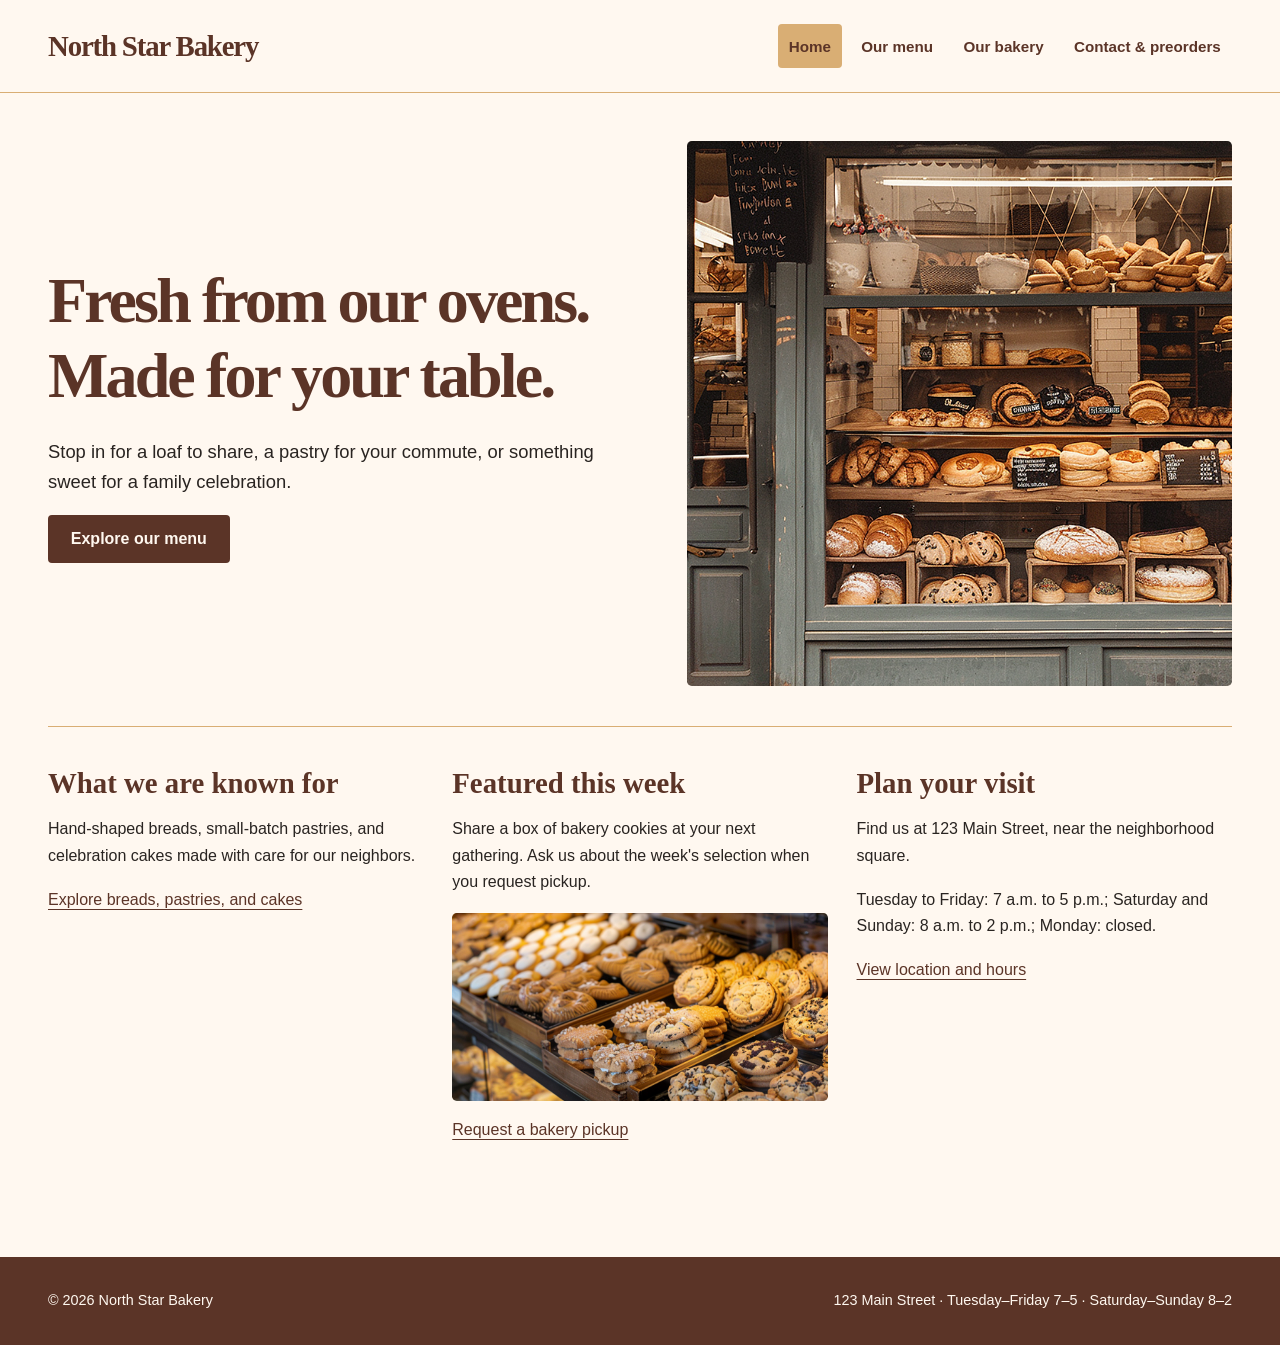
<file: index.html>
<!DOCTYPE html>
<html lang="en">
  <head>
    <meta charset="utf-8"/>
    <meta content="width=device-width, initial-scale=1" name="viewport"/>
    <title>Welcome to North Star Bakery | North Star Bakery</title>
    <link href="styles.css" rel="stylesheet"/>
    <script src="script.js" defer></script>
  </head>
  <body class="index">
    <a class="skip-link" href="#main-content">Skip to main content</a>
    <header class="site-header">
      <p class="brand">
        North Star Bakery
      </p>
      <nav aria-label="Primary">
        <ul>
          <li>
            <a aria-current="page" href="index.html">Home</a>
          </li>
          <li>
            <a href="products.html">Our menu</a>
          </li>
          <li>
            <a href="about.html">Our bakery</a>
          </li>
          <li>
            <a href="contact.html">Contact & preorders</a>
          </li>
        </ul>
      </nav>
    </header>
    <main id="main-content">
      <div class="hero">
        <div class="hero-copy">
          <h1 class="page-title">Fresh from our ovens. Made for your table.</h1>
          <p>
            Stop in for a loaf to share, a pastry for your commute, or something sweet for a family celebration.
          </p>
          <a class="button" href="products.html">Explore our menu</a>
        </div>
        <img alt="Bakery window filled with breads and pastries" class="hero-image" decoding="async" loading="eager" src="media/bakery-storefront_c.png" width="320"/>
      </div>
      <div class="home-sections">
        <section>
          <h2>What we are known for</h2>
          <p>
            Hand-shaped breads, small-batch pastries, and celebration cakes made with care for our neighbors.
          </p>
          <p>
            <a href="products.html">Explore breads, pastries, and cakes</a>
          </p>
        </section>
        <section>
          <h2>Featured this week</h2>
          <p>
            Share a box of bakery cookies at your next gathering. Ask us about the week's selection when you request pickup.
          </p>
          <picture>
            <source media="(min-width: 700px)" srcset="media/bakery-feature-large_c.png"/>
            <img alt="Assorted cookies arranged in the bakery display case" decoding="async" loading="eager" src="media/bakery-feature-small_c.png" width="320"/>
          </picture>
          <p>
            <a href="contact.html">Request a bakery pickup</a>
          </p>
        </section>
        <section>
          <h2>Plan your visit</h2>
          <p>
            Find us at 123 Main Street, near the neighborhood square.
          </p>
          <p>
            Tuesday to Friday: 7 a.m. to 5 p.m.; Saturday and Sunday: 8 a.m. to 2 p.m.; Monday: closed.
          </p>
          <p>
            <a href="contact.html#visit">View location and hours</a>
          </p>
        </section>
      </div>
    </main>
    <footer>
      <p>
        © 2026 North Star Bakery
      </p>
      <p>
        123 Main Street · Tuesday–Friday 7–5 · Saturday–Sunday 8–2
      </p>
    </footer>
  </body>
</html>
</file>
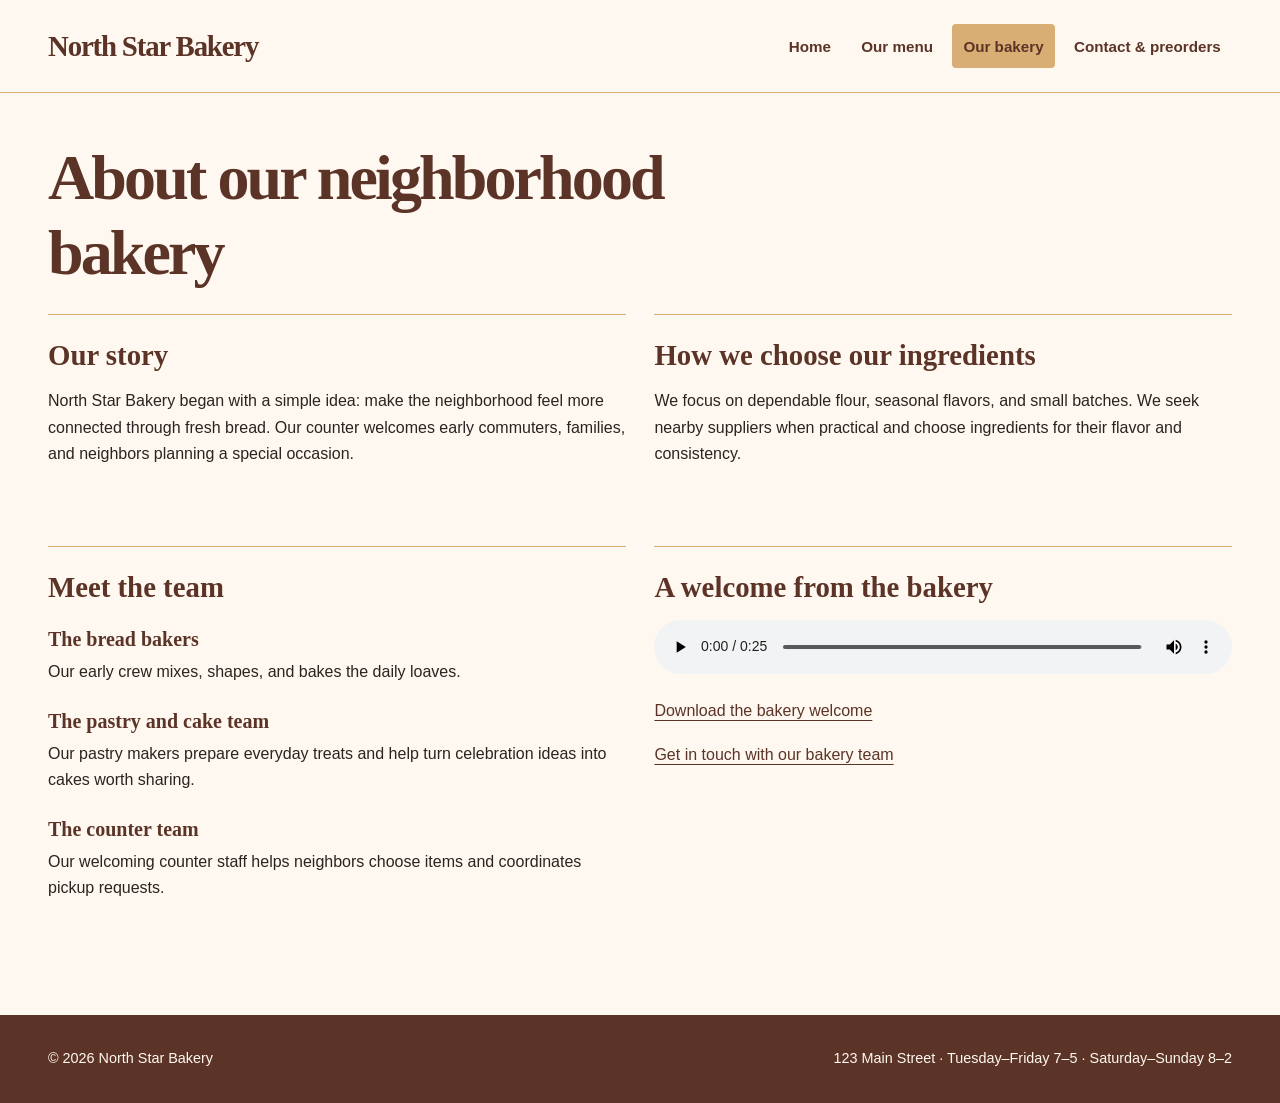
<file: about.html>
<!DOCTYPE html>
<html lang="en">
  <head>
    <meta charset="utf-8"/>
    <meta content="width=device-width, initial-scale=1" name="viewport"/>
    <title>About our neighborhood bakery | North Star Bakery</title>
    <link href="styles.css" rel="stylesheet"/>
    <script src="script.js" defer></script>
  </head>
  <body class="about">
    <a class="skip-link" href="#main-content">Skip to main content</a>
    <header class="site-header">
      <p class="brand">
        North Star Bakery
      </p>
      <nav aria-label="Primary">
        <ul>
          <li>
            <a href="index.html">Home</a>
          </li>
          <li>
            <a href="products.html">Our menu</a>
          </li>
          <li>
            <a aria-current="page" href="about.html">Our bakery</a>
          </li>
          <li>
            <a href="contact.html">Contact & preorders</a>
          </li>
        </ul>
      </nav>
    </header>
    <main id="main-content">
      <h1 class="page-title">About our neighborhood bakery</h1>
      <div class="about-sections">
        <section>
          <h2>Our story</h2>
          <p>
            North Star Bakery began with a simple idea: make the neighborhood feel more connected through fresh bread. Our counter welcomes early commuters, families, and neighbors planning a special occasion.
          </p>
        </section>
        <section>
          <h2>How we choose our ingredients</h2>
          <p>
            We focus on dependable flour, seasonal flavors, and small batches. We seek nearby suppliers when practical and choose ingredients for their flavor and consistency.
          </p>
        </section>
        <section>
          <h2>Meet the team</h2>
          <h3>The bread bakers</h3>
          <p>
            Our early crew mixes, shapes, and bakes the daily loaves.
          </p>
          <h3>The pastry and cake team</h3>
          <p>
            Our pastry makers prepare everyday treats and help turn celebration ideas into cakes worth sharing.
          </p>
          <h3>The counter team</h3>
          <p>
            Our welcoming counter staff helps neighbors choose items and coordinates pickup requests.
          </p>
        </section>
        <section>
          <h2>A welcome from the bakery</h2>
          <audio controls="" preload="metadata">
            <source src="media/bakery-welcome_c.mp3" type="audio/mpeg"/>
            Your browser cannot play this audio.
            <a href="media/bakery-welcome_c.mp3">Download the welcome audio</a>
            .
          </audio>
          <p>
            <a href="media/bakery-welcome_c.mp3">Download the bakery welcome</a>
          </p>
          <p>
            <a href="contact.html">Get in touch with our bakery team</a>
          </p>
        </section>
      </div>
    </main>
    <footer>
      <p>
        © 2026 North Star Bakery
      </p>
      <p>
        123 Main Street · Tuesday–Friday 7–5 · Saturday–Sunday 8–2
      </p>
    </footer>
  </body>
</html>
</file>
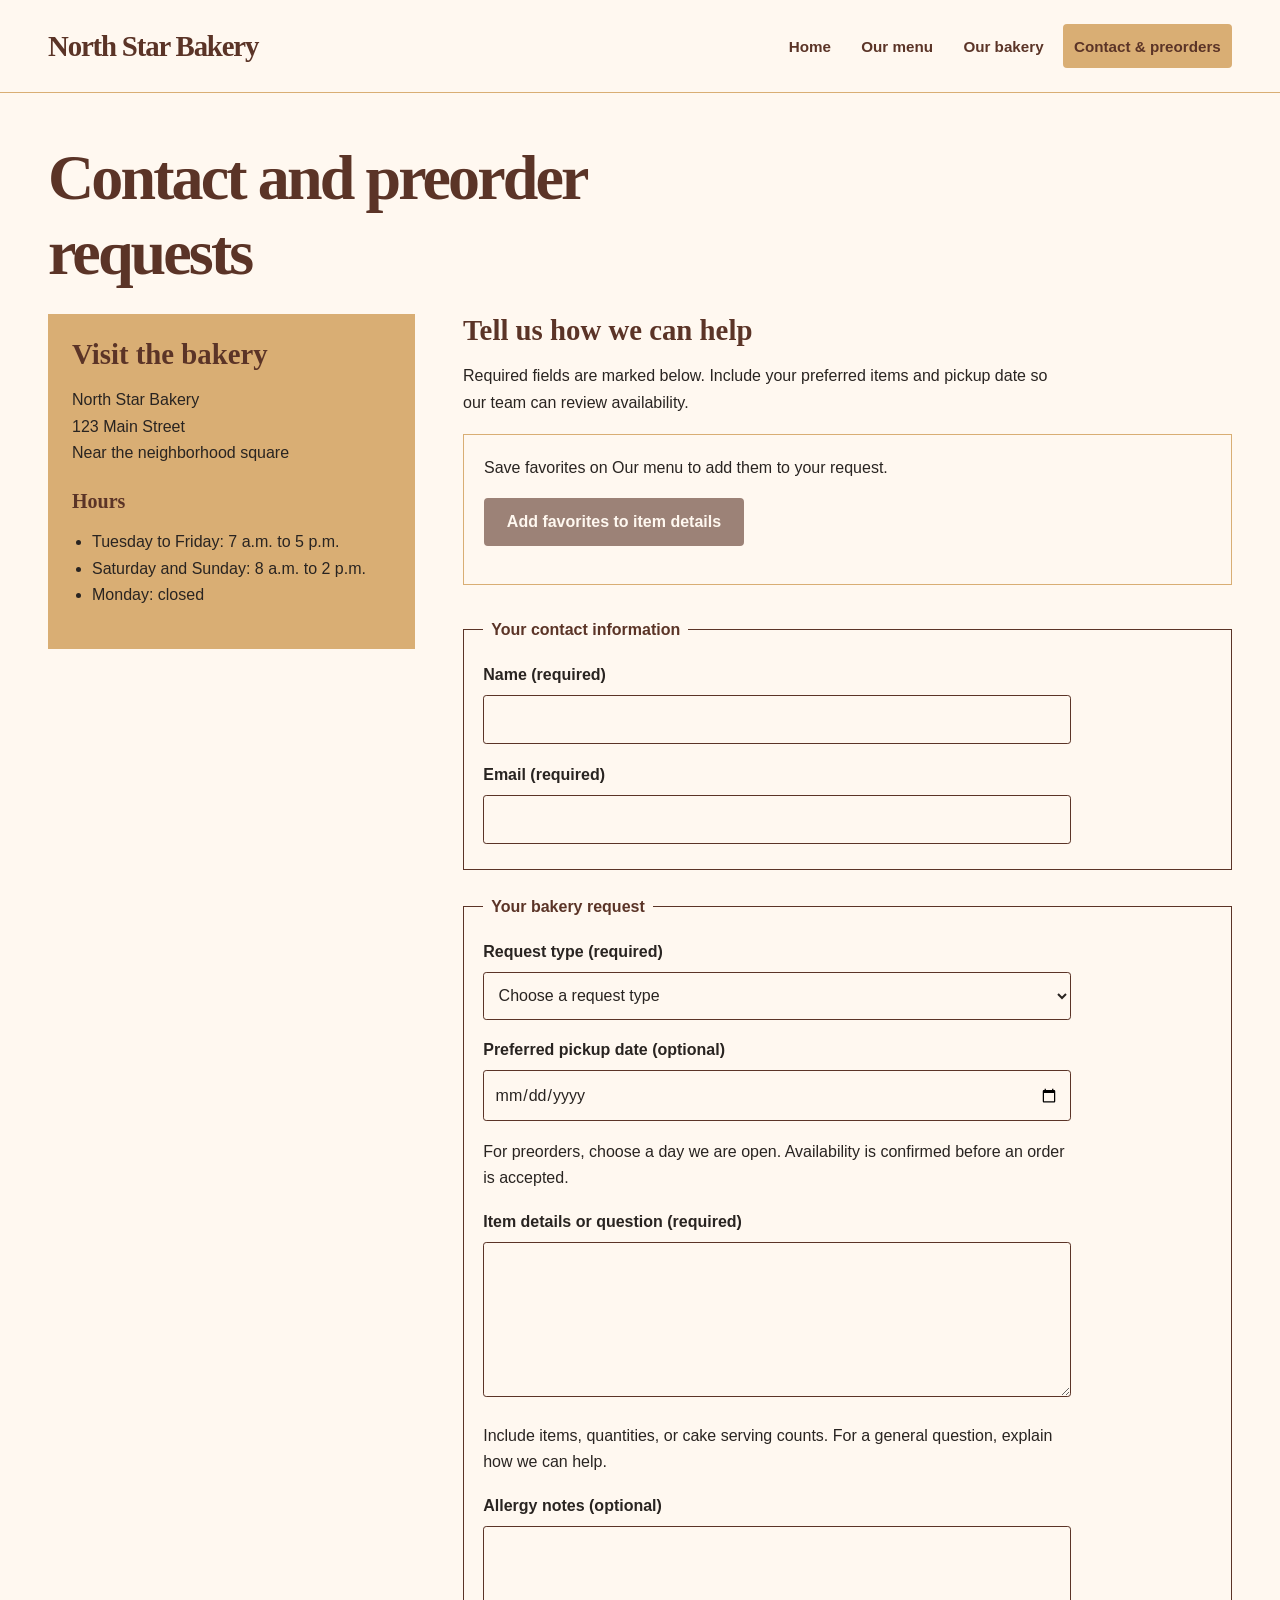
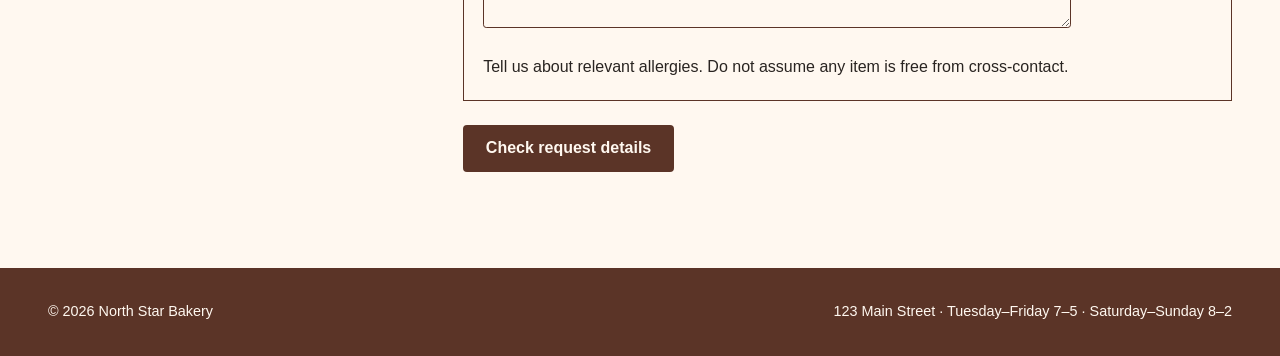
<file: contact.html>
<!DOCTYPE html>
<html lang="en">
  <head>
    <meta charset="utf-8"/>
    <meta content="width=device-width, initial-scale=1" name="viewport"/>
    <title>Contact and preorder requests | North Star Bakery</title>
    <link href="styles.css" rel="stylesheet"/>
    <script src="script.js" defer></script>
  </head>
  <body class="contact">
    <a class="skip-link" href="#main-content">Skip to main content</a>
    <header class="site-header">
      <p class="brand">
        North Star Bakery
      </p>
      <nav aria-label="Primary">
        <ul>
          <li>
            <a href="index.html">Home</a>
          </li>
          <li>
            <a href="products.html">Our menu</a>
          </li>
          <li>
            <a href="about.html">Our bakery</a>
          </li>
          <li>
            <a aria-current="page" href="contact.html">Contact & preorders</a>
          </li>
        </ul>
      </nav>
    </header>
    <main id="main-content">
      <h1 class="page-title">Contact and preorder requests</h1>
      <div class="contact-sections">
        <section id="visit">
          <h2>Visit the bakery</h2>
          <address>
            North Star Bakery
            <br/>
            123 Main Street
            <br/>
            Near the neighborhood square
          </address>
          <h3>Hours</h3>
          <ul>
            <li>
              Tuesday to Friday: 7 a.m. to 5 p.m.
            </li>
            <li>
              Saturday and Sunday: 8 a.m. to 2 p.m.
            </li>
            <li>
              Monday: closed
            </li>
          </ul>
        </section>
        <section>
          <h2>Tell us how we can help</h2>
          <p id="form-help">
            Required fields are marked below. Include your preferred items and pickup date so our team can review availability.
          </p>
          <div class="favorites-panel">
            <p id="saved-favorites" role="status"></p>
            <button id="use-favorites" type="button">Add favorites to item details</button>
            <p id="favorites-added" role="status"></p>
          </div>
          <form action="contact.html#request" aria-describedby="form-help" id="request" method="get">
            <fieldset>
              <legend>Your contact information</legend>
              <p>
                <label for="name">Name (required)</label>
                <br/>
                <input autocomplete="name" id="name" name="name" required="" type="text" aria-describedby="name-error" />
                <span class="field-error" id="name-error"></span>
              </p>
              <p>
                <label for="email">Email (required)</label>
                <br/>
                <input autocomplete="email" id="email" name="email" required="" type="email" aria-describedby="email-error" />
                <span class="field-error" id="email-error"></span>
              </p>
            </fieldset>
            <fieldset>
              <legend>Your bakery request</legend>
              <p>
                <label for="request-type">Request type (required)</label>
                <br/>
                <select id="request-type" name="request-type" required="" aria-describedby="request-type-error">
                  <option value="">Choose a request type</option>
                  <option value="preorder">Preorder request</option>
                  <option value="question">General question</option>
                </select>
                <span class="field-error" id="request-type-error"></span>
              </p>
              <p>
                <label for="pickup">Preferred pickup date (optional)</label>
                <br/>
                <input aria-describedby="pickup-help" id="pickup" name="pickup" type="date" />
              </p>
              <p id="pickup-help">
                For preorders, choose a day we are open. Availability is confirmed before an order is accepted.
              </p>
              <p>
                <label for="details">Item details or question (required)</label>
                <br/>
                <textarea aria-describedby="details-help details-error" cols="30" id="details" name="details" required="" rows="5"></textarea>
                <span class="field-error" id="details-error"></span>
              </p>
              <p id="details-help">
                Include items, quantities, or cake serving counts. For a general question, explain how we can help.
              </p>
              <p>
                <label for="allergies">Allergy notes (optional)</label>
                <br/>
                <textarea aria-describedby="allergy-help" cols="30" id="allergies" name="allergies" rows="3"></textarea>
              </p>
              <p id="allergy-help">
                Tell us about relevant allergies. Do not assume any item is free from cross-contact.
              </p>
            </fieldset>
            <button type="submit">
              Check request details
            </button>
          </form>
          <section id="request-result" hidden tabindex="-1" aria-labelledby="result-heading">
            <h2 id="result-heading">Review your request details</h2>
            <p id="request-summary"></p>
            <p id="request-notice">Your details have been checked. No order has been placed.</p>
          </section>
        </section>
      </div>
    </main>
    <footer>
      <p>
        © 2026 North Star Bakery
      </p>
      <p>
        123 Main Street · Tuesday–Friday 7–5 · Saturday–Sunday 8–2
      </p>
    </footer>
  </body>
</html>
</file>
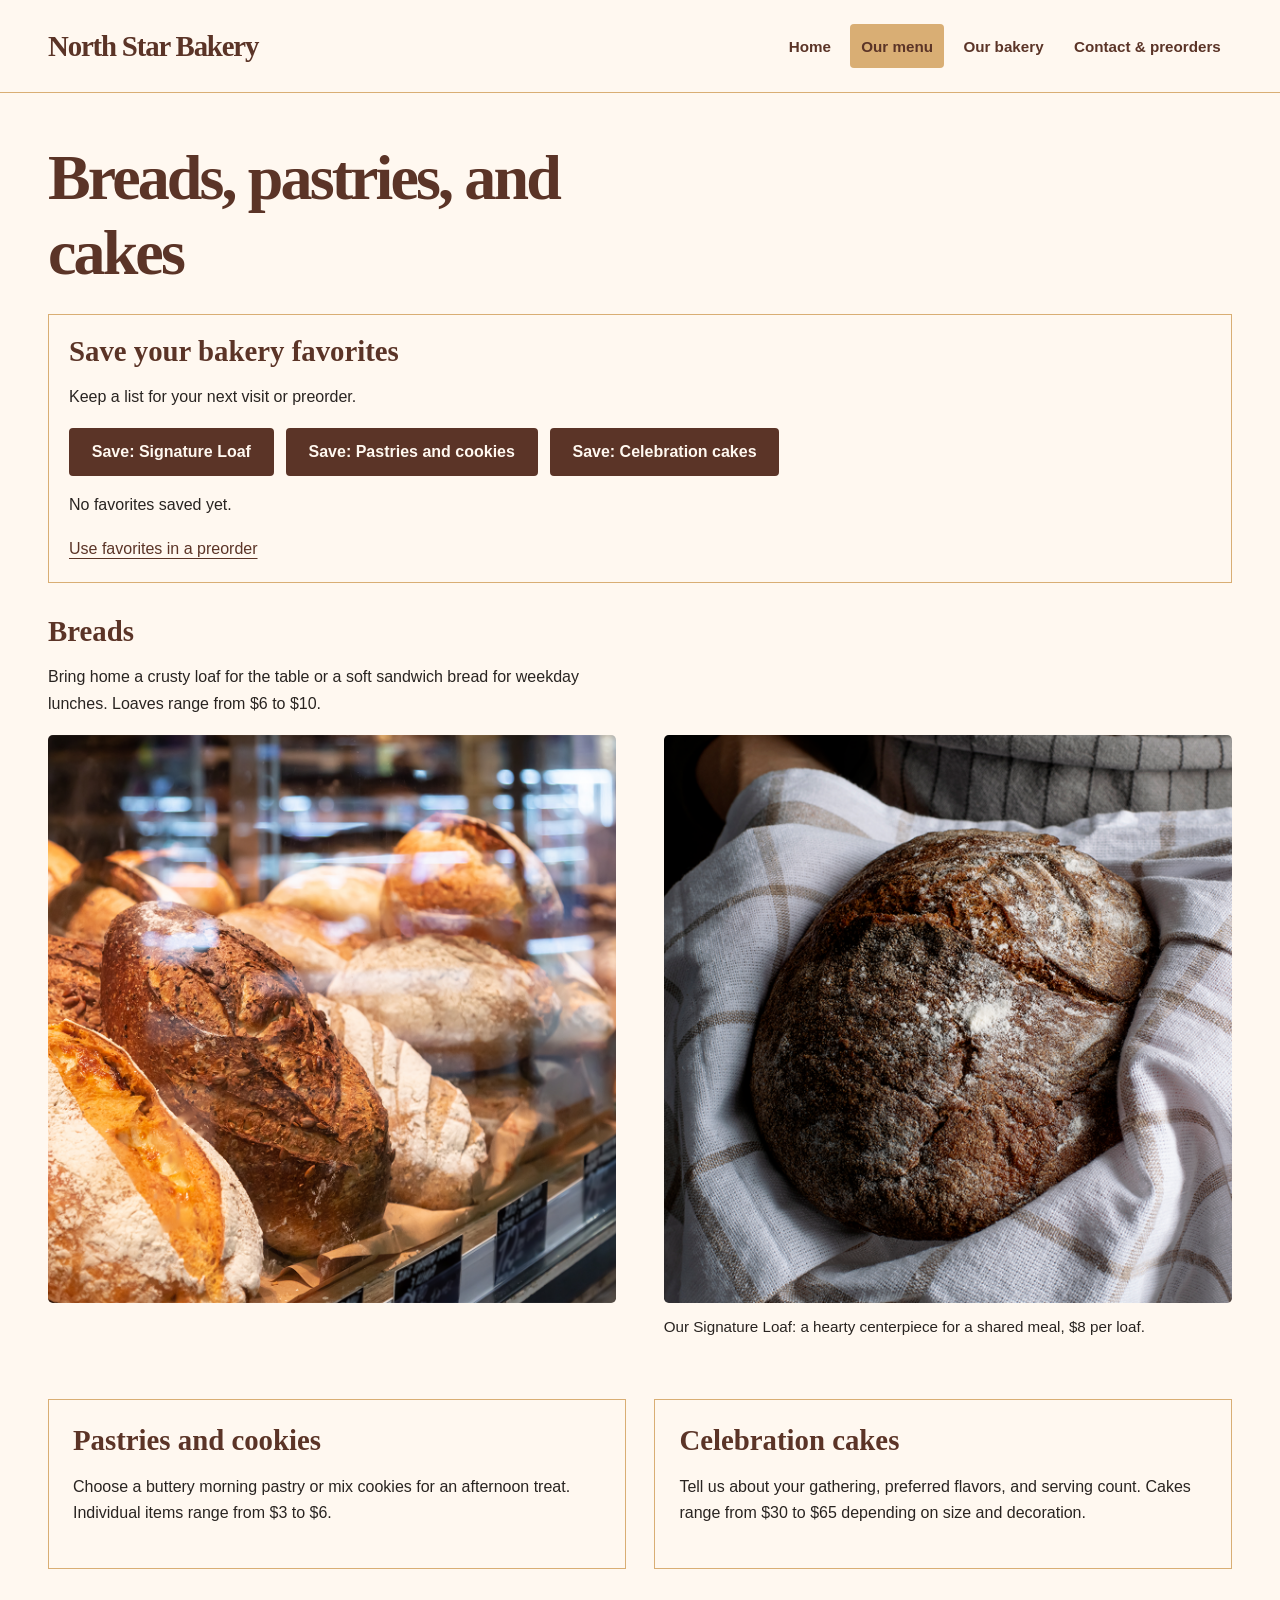
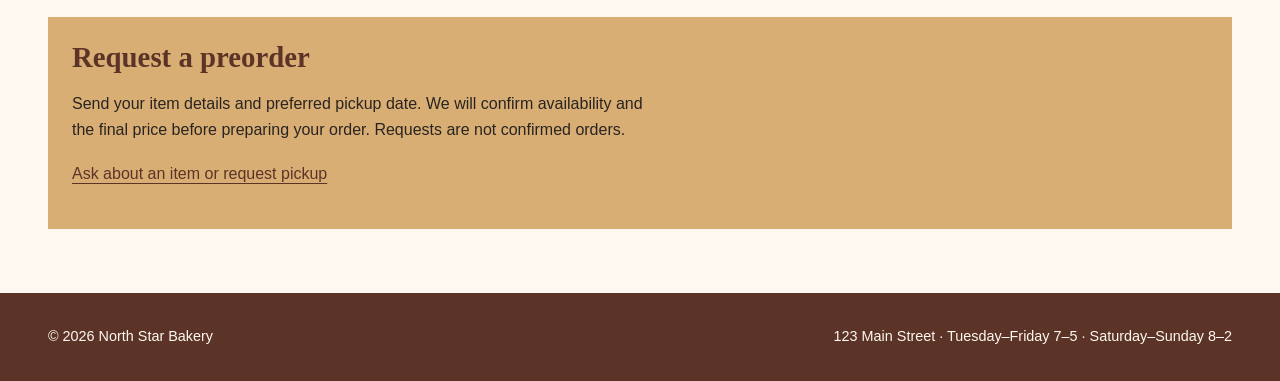
<file: products.html>
<!DOCTYPE html>
<html lang="en">
  <head>
    <meta charset="utf-8"/>
    <meta content="width=device-width, initial-scale=1" name="viewport"/>
    <title>Breads, pastries, and cakes | North Star Bakery</title>
    <link href="styles.css" rel="stylesheet"/>
    <script src="script.js" defer></script>
  </head>
  <body class="products">
    <a class="skip-link" href="#main-content">Skip to main content</a>
    <header class="site-header">
      <p class="brand">
        North Star Bakery
      </p>
      <nav aria-label="Primary">
        <ul>
          <li>
            <a href="index.html">Home</a>
          </li>
          <li>
            <a aria-current="page" href="products.html">Our menu</a>
          </li>
          <li>
            <a href="about.html">Our bakery</a>
          </li>
          <li>
            <a href="contact.html">Contact & preorders</a>
          </li>
        </ul>
      </nav>
    </header>
    <main id="main-content">
      <h1 class="page-title">Breads, pastries, and cakes</h1>
      <section class="favorites-panel" aria-labelledby="favorites-heading">
        <h2 id="favorites-heading">Save your bakery favorites</h2>
        <p>Keep a list for your next visit or preorder.</p>
        <div id="favorite-options" class="favorite-options"></div>
        <p id="favorites-summary" role="status"></p>
    
        <a href="contact.html#request">Use favorites in a preorder</a>
      </section>
      <div class="product-sections">
        <section class="bread-section">
          <h2>Breads</h2>
          <p>
            Bring home a crusty loaf for the table or a soft sandwich bread for weekday lunches. Loaves range from $6 to $10.
          </p>
          <img alt="Rustic bread loaves lined up behind the bakery counter" decoding="async" loading="eager" src="media/bakery-bread_c.png" width="320"/>
          <figure>
            <img alt="Round flour-dusted loaf with a deeply browned crust" decoding="async" loading="eager" src="media/bakery-signature-loaf_c.png" width="320"/>
            <figcaption>
              Our Signature Loaf: a hearty centerpiece for a shared meal, $8 per loaf.
            </figcaption>
          </figure>
        </section>
        <section class="product-category">
          <h2>Pastries and cookies</h2>
          <p>
            Choose a buttery morning pastry or mix cookies for an afternoon treat. Individual items range from $3 to $6.
          </p>
        </section>
        <section class="product-category">
          <h2>Celebration cakes</h2>
          <p>
            Tell us about your gathering, preferred flavors, and serving count. Cakes range from $30 to $65 depending on size and decoration.
          </p>
        </section>
      </div>
      <section class="callout-section">
        <h2>Request a preorder</h2>
        <p>
          Send your item details and preferred pickup date. We will confirm availability and the final price before preparing your order. Requests are not confirmed orders.
        </p>
        <p>
          <a href="contact.html">Ask about an item or request pickup</a>
        </p>
      </section>
    </main>
    <footer>
      <p>
        © 2026 North Star Bakery
      </p>
      <p>
        123 Main Street · Tuesday–Friday 7–5 · Saturday–Sunday 8–2
      </p>
    </footer>
  </body>
</html>
</file>
<file: styles.css>
:root {
  --cream: #FFF8F0;
  --cocoa: #5B3427;
  --wheat: #D9AE74;
  --ink: #292421;
}

* {
  box-sizing: border-box;
}

body {
  margin: 0;
  background: var(--cream);
  color: var(--ink);
  font: 1rem/1.65 Arial, sans-serif;
}

a {
  color: var(--cocoa);
  text-underline-offset: 0.25em;
}

a:hover {
  text-decoration-thickness: 2px;
}

a:focus-visible,
button:focus-visible,
input:focus-visible,
select:focus-visible,
textarea:focus-visible {
  outline: 3px solid var(--cocoa);
  outline-offset: 4px;
}

.skip-link {
  position: absolute;
  left: 1rem;
  top: -6rem;
  padding: 0.75rem 1rem;
  background: var(--cream);
  z-index: 10;
}

.skip-link:focus {
  top: 1rem;
}

.site-header {
  max-width: 80rem;
  margin: auto;
  padding: 1.25rem;
  display: flex;
  flex-direction: column;
  gap: 1rem;
  border-bottom: 1px solid var(--wheat);
}

.brand {
  margin: 0;
  font: bold 1.8rem Georgia, serif;
  color: var(--cocoa);
  letter-spacing: -0.04em;
}

nav ul {
  display: flex;
  flex-wrap: wrap;
  gap: 0.25rem 0.5rem;
  padding: 0;
  margin: 0;
  list-style: none;
}

nav a {
  display: block;
  padding: 0.6rem 0.7rem;
  min-height: 44px;
  text-decoration: none;
  font-weight: bold;
  font-size: 0.95rem;
}

nav a:hover,
nav a[aria-current="page"] {
  background: var(--wheat);
  border-radius: 0.25rem;
}

main {
  width: min(100% - 2.5rem, 74rem);
  margin: 2rem auto 4rem;
}

h1,
h2,
h3 {
  font-family: Georgia, serif;
  color: var(--cocoa);
  line-height: 1.16;
}

h1 {
  font-size: clamp(2.2rem, 5vw, 4.3rem);
  letter-spacing: -0.045em;
  max-width: 20ch;
  margin: 0 0 1.5rem;
}

h2 {
  font-size: 1.8rem;
  margin: 0 0 1rem;
}

h3 {
  font-size: 1.25rem;
  margin: 1.5rem 0 0.5rem;
}

p {
  margin: 0 0 1.1rem;
  max-width: 66ch;
}

section {
  min-width: 0;
  margin: 0 0 2rem;
}

img {
  display: block;
  max-width: 100%;
  width: 100%;
  height: auto;
  border-radius: 0.3rem;
}

figure {
  margin: 1.5rem 0 0;
}

figcaption {
  padding-top: 0.65rem;
  font-size: 0.95rem;
}

audio {
  max-width: 100%;
  width: 100%;
  margin-bottom: 1rem;
}

.button,
button {
  display: inline-block;
  background: var(--cocoa);
  color: var(--cream);
  border: 2px solid var(--cocoa);
  border-radius: 0.25rem;
  padding: 0.8rem 1.3rem;
  font: bold 1rem Arial, sans-serif;
  text-decoration: none;
  cursor: pointer;
}

.button:hover,
button:hover {
  background: var(--ink);
}

.hero {
  display: flex;
  flex-direction: column;
  gap: 2rem;
  padding-bottom: 2.5rem;
  margin-bottom: 2.5rem;
  border-bottom: 1px solid var(--wheat);
}

.hero-copy {
  flex: 1;
  min-width: 0;
  align-self: center;
}

.hero-copy p {
  font-size: 1.15rem;
}

.hero-image {
  aspect-ratio: 4 / 3;
  object-fit: cover;
  min-width: 0;
}

.home-sections,
.product-sections,
.about-sections,
.contact-sections {
  display: flex;
  flex-direction: column;
  gap: 1.8rem;
}

.home-sections section {
  flex: 1;
}

.home-sections picture {
  display: block;
  margin: 1rem 0;
}

.home-sections img {
  aspect-ratio: 2 / 1;
  object-fit: cover;
}

.product-category {
  padding: 1.5rem;
  border: 1px solid var(--wheat);
  align-self: stretch;
}

.callout-section {
  padding: 1.5rem;
  background: var(--wheat);
  margin-top: 1rem;
}

.about-sections section {
  padding-top: 1.5rem;
  border-top: 1px solid var(--wheat);
}

address {
  font-style: normal;
}

#visit {
  padding: 1.5rem;
  background: var(--wheat);
  align-self: flex-start;
}

#visit ul {
  padding-left: 1.25rem;
}

fieldset {
  min-width: 0;
  border: 1px solid var(--cocoa);
  padding: 1.2rem;
  margin: 0 0 1.5rem;
}

legend {
  padding: 0 0.5rem;
  font-weight: bold;
  color: var(--cocoa);
}

label {
  display: inline-block;
  margin-bottom: 0.4rem;
  font-weight: bold;
}

input,
select,
textarea {
  width: 100%;
  min-height: 48px;
  max-width: 100%;
  border: 1px solid var(--cocoa);
  border-radius: 0.2rem;
  padding: 0.65rem;
  background: var(--cream);
  color: var(--ink);
  font: inherit;
}

textarea {
  resize: vertical;
}

fieldset p:last-child {
  margin-bottom: 0;
}

footer {
  background: var(--cocoa);
  color: var(--cream);
  padding: 2rem 1.25rem;
  display: flex;
  flex-direction: column;
  gap: 0.5rem;
}

footer p {
  margin: 0;
  font-size: 0.9rem;
}

@media (min-width: 48rem) {
  main {
    margin-top: 3rem;
  }

  .hero {
    flex-direction: row;
    gap: 3rem;
  }

  .hero-image {
    width: 46%;
    flex: 0 0 46%;
    aspect-ratio: 4 / 5;
  }

  .home-sections {
    flex-direction: row;
  }

  .about-sections {
    flex-direction: row;
    flex-wrap: wrap;
  }

  .about-sections section {
    flex: 1 1 calc(50% - 1.8rem);
  }

  .product-sections {
    flex-direction: row;
    flex-wrap: wrap;
  }

  .bread-section {
    flex: 1 1 100%;
  }

  .bread-section > img {
    max-width: 48%;
    float: left;
    margin-right: 4%;
  }

  .bread-section figure {
    display: flow-root;
    margin-top: 0;
  }

  .product-category {
    flex: 1 1 calc(50% - 1.8rem);
  }

  .contact-sections {
    flex-direction: row;
    gap: 3rem;
    align-items: flex-start;
  }

  .contact-sections #visit {
    flex: 0 0 31%;
  }

  .contact-sections > section:last-child {
    flex: 1;
  }

  footer {
    flex-direction: row;
    justify-content: space-between;
    padding: 2rem 3rem;
  }
}

@media (min-width: 68rem) {
  .site-header {
    flex-direction: row;
    align-items: center;
    justify-content: space-between;
    padding: 1.5rem 3rem;
  }

  .hero-image {
    aspect-ratio: 1 / 1;
  }
}
.favorites-panel {
  border: 1px solid var(--wheat);
  padding: 1.25rem;
  margin-bottom: 2rem;
}
.favorite-options {
  display: flex;
  flex-wrap: wrap;
  gap: 0.75rem;
  margin-bottom: 1rem;
}
.favorite-options button[aria-pressed="true"] {
  background: var(--wheat);
  color: var(--ink);
}
.field-error {
  display: block;
  color: var(--cocoa);
  font-weight: bold;
  margin-top: 0.35rem;
}
[aria-invalid="true"] {
  border: 2px solid var(--cocoa);
}
#request-result {
  padding: 1.25rem;
  border: 2px solid var(--cocoa);
  margin-top: 1.5rem;
}
button:disabled {
  opacity: 0.6;
  cursor: default;
}
</file>
